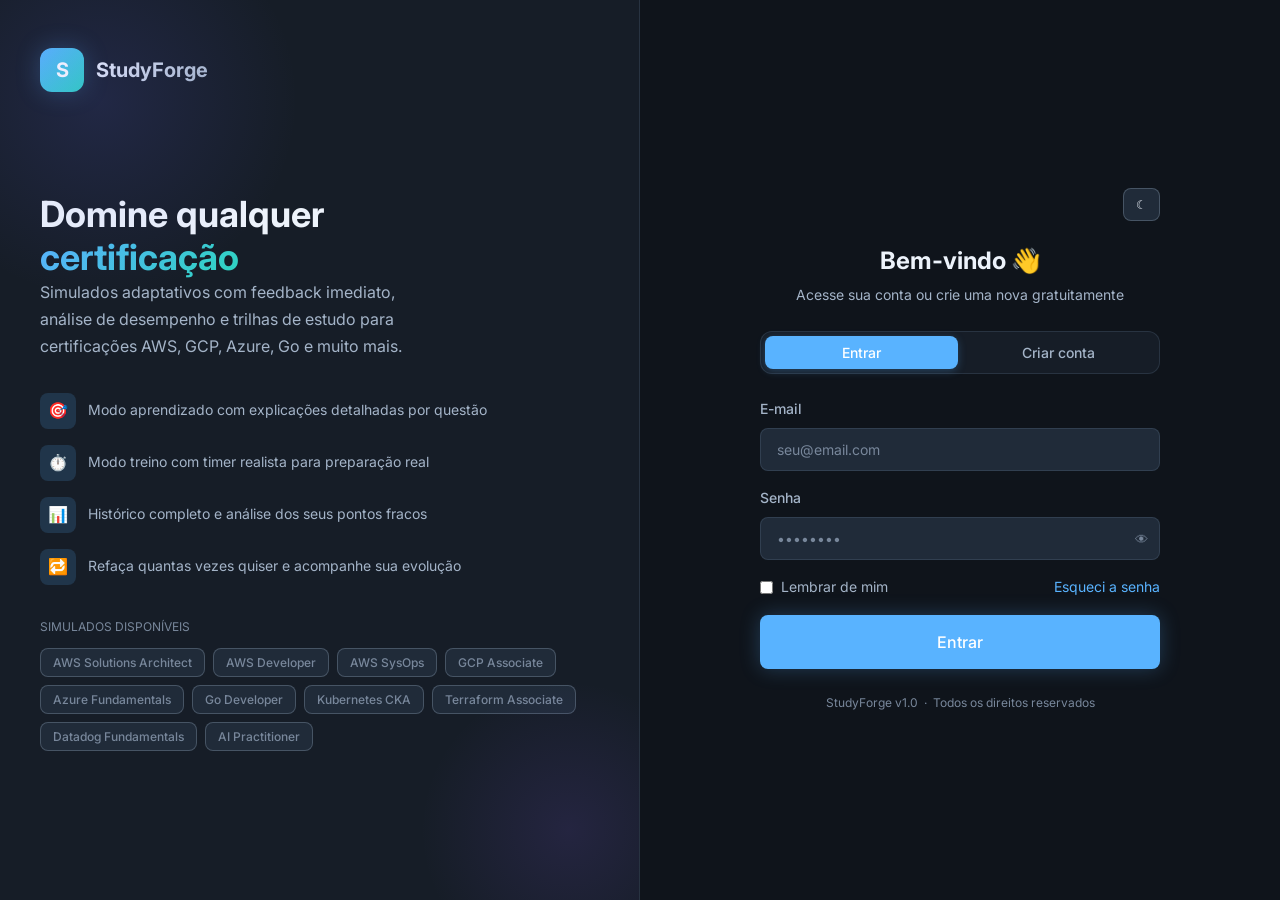
<file: app/index.html>
<!DOCTYPE html>
<html lang="pt-BR">
<head>
  <!-- Google tag (gtag.js) -->
  <script async src="https://www.googletagmanager.com/gtag/js?id=G-WLDMQ60FL3"></script>
  <script>
    window.dataLayer = window.dataLayer || [];
    function gtag(){dataLayer.push(arguments);}
    gtag('js', new Date());

    gtag('config', 'G-WLDMQ60FL3');
  </script>

  <meta charset="UTF-8">
  <meta name="viewport" content="width=device-width, initial-scale=1.0">
  
  <title>StudyForge — Plataforma de Certificação</title>
  
  <link rel="icon" type="image/png" href="assets/icons/favicon.png">
  <link rel="shortcut icon" href="assets/icons/favicon.ico">
  <link rel="preconnect" href="https://fonts.googleapis.com">
  <link rel="preconnect" href="https://fonts.gstatic.com" crossorigin>
  <link href="https://fonts.googleapis.com/css2?family=Inter:wght@400;500;600;700&display=swap" rel="stylesheet">
  <link rel="stylesheet" href="css/variables.css">
  <link rel="stylesheet" href="css/reset.css">
  <link rel="stylesheet" href="css/base.css">
  <link rel="stylesheet" href="css/login.css">
  
  <style>
    .form-section { display: none; }
    .form-section.active { display: flex; flex-direction: column; gap: var(--space-4); animation: fadeIn 200ms ease; }
    .form-row { display:grid; grid-template-columns:repeat(2,minmax(0,1fr)); gap:var(--space-4); }
    .required-label::after { content: '*'; color: var(--color-danger); margin-left: 2px; }
    @media(max-width:640px){ .form-row { grid-template-columns:1fr; } }
  </style>
</head>

<body>
<div class="auth-page">
  <!-- Left: Brand Panel -->
  <aside class="auth-brand">
    <div class="auth-brand-logo">
      <div class="auth-brand-logo-mark">S</div>
      <span class="auth-brand-name">StudyForge</span>
    </div>

    <div class="auth-brand-hero">
      <div>
        <h1 class="auth-brand-title">
          Domine qualquer<br>
          <span>certificação</span>
        </h1>
        <p class="auth-brand-subtitle">
          Simulados adaptativos com feedback imediato, análise de desempenho e trilhas de estudo para certificações AWS, GCP, Azure, Go e muito mais.
        </p>
      </div>

      <div class="auth-features">
        <div class="auth-feature">
          <span class="auth-feature-icon">🎯</span>
          <span>Modo aprendizado com explicações detalhadas por questão</span>
        </div>
        <div class="auth-feature">
          <span class="auth-feature-icon">⏱️</span>
          <span>Modo treino com timer realista para preparação real</span>
        </div>
        <div class="auth-feature">
          <span class="auth-feature-icon">📊</span>
          <span>Histórico completo e análise dos seus pontos fracos</span>
        </div>
        <div class="auth-feature">
          <span class="auth-feature-icon">🔁</span>
          <span>Refaça quantas vezes quiser e acompanhe sua evolução</span>
        </div>
      </div>

      <div>
        <div style="font-size:var(--text-xs);color:var(--text-muted);margin-bottom:var(--space-3)">SIMULADOS DISPONÍVEIS</div>
        <div class="auth-cert-grid">
          <span class="auth-cert-tag">AWS Solutions Architect</span>
          <span class="auth-cert-tag">AWS Developer</span>
          <span class="auth-cert-tag">AWS SysOps</span>
          <span class="auth-cert-tag">GCP Associate</span>
          <span class="auth-cert-tag">Azure Fundamentals</span>
          <span class="auth-cert-tag">Go Developer</span>
          <span class="auth-cert-tag">Kubernetes CKA</span>
          <span class="auth-cert-tag">Terraform Associate</span>
          <span class="auth-cert-tag">Datadog Fundamentals</span>
          <span class="auth-cert-tag">AI Practitioner</span>
        </div>
      </div>
    </div>
  </aside>

  <!-- Right: Form Panel -->
  <main class="auth-form-panel">
    <div class="auth-form-wrapper">
      <div style="display:flex;justify-content:flex-end">
        <button class="btn btn-secondary btn-sm" type="button" data-theme-toggle><span>☾</span><span>Escuro</span></button>
      </div>
      <div class="auth-form-header">
        <h2 class="auth-form-title">Bem-vindo 👋</h2>
        <p class="auth-form-subtitle">Acesse sua conta ou crie uma nova gratuitamente</p>
      </div>

      <!-- Tab switcher -->
      <div class="auth-tabs">
        <button class="auth-tab active" id="tab-login"    onclick="switchTab('login')">Entrar</button>
        <button class="auth-tab"        id="tab-register" onclick="switchTab('register')">Criar conta</button>
      </div>

      <!-- Error alert -->
      <div id="auth-error" class="alert alert-danger hidden"></div>
      <div id="auth-success" class="alert alert-success hidden"></div>

      <!-- Login form -->
      <form id="form-login" class="auth-form form-section active" onsubmit="handleLogin(event)">
        <div class="form-group">
          <label class="form-label" for="login-email">E-mail</label>
          <input class="form-input" type="email" id="login-email" placeholder="seu@email.com" required autocomplete="email">
        </div>
        <div class="form-group">
          <label class="form-label" for="login-password">Senha</label>
          <div class="form-password-wrapper">
            <input class="form-input" type="password" id="login-password" placeholder="••••••••" required autocomplete="current-password">
            <button type="button" class="btn-password-toggle" onclick="togglePassword('login-password', this)">👁</button>
          </div>
        </div>
        <div class="form-options">
          <label><input type="checkbox" id="remember-me"> Lembrar de mim</label>
          <a href="#" class="form-link" onclick="switchTab('forgot'); return false;">Esqueci a senha</a>
        </div>
        <button class="btn btn-primary btn-full btn-lg" type="submit" id="btn-login">
          Entrar
        </button>
      </form>

      <!-- Register form -->
      <form id="form-register" class="auth-form form-section" onsubmit="handleRegister(event)">
        <div class="form-row">
          <div class="form-group">
            <label class="form-label required-label" for="reg-name">Nome</label>
            <input class="form-input" type="text" id="reg-name" placeholder="Seu nome" required autocomplete="given-name">
          </div>
          <div class="form-group">
            <label class="form-label required-label" for="reg-lastname">Sobrenome</label>
            <input class="form-input" type="text" id="reg-lastname" placeholder="Sobrenome" required autocomplete="family-name">
          </div>
        </div>
        <div class="form-group">
          <label class="form-label required-label" for="reg-email">E-mail</label>
          <input class="form-input" type="email" id="reg-email" placeholder="seu@email.com" required autocomplete="email">
        </div>
        <div class="form-group">
          <label class="form-label required-label" for="reg-password">Senha</label>
          <div class="form-password-wrapper">
            <input class="form-input" type="password" id="reg-password" placeholder="Mín. 8 caracteres" required minlength="8" autocomplete="new-password" oninput="checkPasswordStrength(this.value)">
            <button type="button" class="btn-password-toggle" onclick="togglePassword('reg-password', this)">👁</button>
          </div>
          <div class="password-strength" id="strength-bars">
            <div class="strength-bar" id="sb1"></div>
            <div class="strength-bar" id="sb2"></div>
            <div class="strength-bar" id="sb3"></div>
            <div class="strength-bar" id="sb4"></div>
          </div>
        </div>
        <div class="form-row">
          <div class="form-group">
            <label class="form-label required-label" for="reg-city">Cidade</label>
            <input class="form-input" type="text" id="reg-city" required autocomplete="address-level2">
          </div>
          <div class="form-group">
            <label class="form-label required-label" for="reg-state">Estado</label>
            <input class="form-input" type="text" id="reg-state" required autocomplete="address-level1">
          </div>
        </div>
        <div class="form-row">
          <div class="form-group">
            <label class="form-label required-label" for="reg-country">País</label>
            <input class="form-input" type="text" id="reg-country" required autocomplete="country-name" value="Brasil">
          </div>
          <div class="form-group">
            <label class="form-label required-label" for="reg-phone">Telefone</label>
            <input class="form-input" type="tel" id="reg-phone" required autocomplete="tel">
          </div>
        </div>
        <div class="form-row">
          <div class="form-group">
            <label class="form-label required-label" for="reg-profession">Profissão</label>
            <input class="form-input" type="text" id="reg-profession" required>
          </div>
          <div class="form-group">
            <label class="form-label required-label" for="reg-education">Formação</label>
            <input class="form-input" type="text" id="reg-education" required>
          </div>
        </div>
        <div class="form-row">
          <div class="form-group">
            <label class="form-label" for="reg-job-title">Cargo</label>
            <input class="form-input" type="text" id="reg-job-title">
          </div>
          <div class="form-group">
            <label class="form-label" for="reg-company">Empresa</label>
            <input class="form-input" type="text" id="reg-company">
          </div>
        </div>
        <div class="form-group">
          <label class="form-label" for="reg-birth-date">Data de nascimento <span class="text-muted">(opcional)</span></label>
          <input class="form-input" type="date" id="reg-birth-date" autocomplete="bday">
        </div>
        <button class="btn btn-primary btn-full btn-lg" type="submit" id="btn-register">
          Criar conta grátis
        </button>
        <p class="auth-footer">
          Ao criar uma conta, você concorda com os <a class="form-link" href="#">Termos de Uso</a>.
        </p>
      </form>

      <form id="form-verify" class="auth-form form-section" onsubmit="handleVerifyEmail(event)">
        <div class="form-group">
          <label class="form-label" for="verify-email">E-mail</label>
          <input class="form-input" type="email" id="verify-email" required>
        </div>
        <div class="form-group">
          <label class="form-label" for="verify-code">Código de ativação</label>
          <input class="form-input" type="text" id="verify-code" required inputmode="numeric" maxlength="6">
        </div>
        <button class="btn btn-primary btn-full btn-lg" type="submit" id="btn-verify">Ativar conta</button>
        <button class="btn btn-ghost btn-full" type="button" onclick="switchTab('login')">Voltar para login</button>
      </form>

      <form id="form-forgot" class="auth-form form-section" onsubmit="handleForgotPassword(event)">
        <div class="form-group">
          <label class="form-label" for="forgot-email">E-mail</label>
          <input class="form-input" type="email" id="forgot-email" required autocomplete="email">
        </div>
        <button class="btn btn-primary btn-full btn-lg" type="submit" id="btn-forgot">Gerar código</button>
        <button class="btn btn-ghost btn-full" type="button" onclick="switchTab('login')">Voltar para login</button>
      </form>

      <form id="form-reset" class="auth-form form-section" onsubmit="handleResetPassword(event)">
        <div class="form-group">
          <label class="form-label" for="reset-email">E-mail</label>
          <input class="form-input" type="email" id="reset-email" required>
        </div>
        <div class="form-group">
          <label class="form-label" for="reset-code">Código de recuperação</label>
          <input class="form-input" type="text" id="reset-code" required inputmode="numeric" maxlength="6">
        </div>
        <div class="form-group">
          <label class="form-label" for="reset-password">Nova senha</label>
          <input class="form-input" type="password" id="reset-password" required minlength="8" autocomplete="new-password">
        </div>
        <button class="btn btn-primary btn-full btn-lg" type="submit" id="btn-reset">Redefinir senha</button>
      </form>

      <div class="auth-footer">
        StudyForge v1.0 &nbsp;·&nbsp; Todos os direitos reservados
      </div>
    </div>
  </main>
</div>

<script src="js/env.js"></script>
<script src="js/config.js"></script>
<script src="js/theme.js"></script>
<script src="js/auth.js"></script>
<script src="js/api.js"></script>
<script>
  // Redirect if already logged in
  Auth.redirectIfLoggedIn();
  configureBirthDateInput();

  function switchTab(tab) {
    document.getElementById('tab-login').classList.toggle('active', tab === 'login');
    document.getElementById('tab-register').classList.toggle('active', tab === 'register');
    ['login','register','verify','forgot','reset'].forEach(name => {
      document.getElementById(`form-${name}`).classList.toggle('active', tab === name);
    });
    clearMessages();
  }

  function clearMessages() {
    document.getElementById('auth-error').classList.add('hidden');
    document.getElementById('auth-success').classList.add('hidden');
  }

  function showError(msg) {
    const el = document.getElementById('auth-error');
    el.textContent = msg;
    el.classList.remove('hidden');
  }

  function showSuccess(msg) {
    const el = document.getElementById('auth-success');
    el.textContent = msg;
    el.classList.remove('hidden');
  }

  async function handleLogin(e) {
    e.preventDefault();
    clearMessages();
    const email    = document.getElementById('login-email').value.trim();
    const password = document.getElementById('login-password').value;
    const remember = document.getElementById('remember-me').checked;
    const btn = document.getElementById('btn-login');
    btn.disabled = true;
    btn.innerHTML = '<span class="spinner"></span> Entrando…';
    try {
      await Auth.login(email, password, remember);
      window.location.href = 'dashboard.html';
    } catch (err) {
      showError(err.message || 'E-mail ou senha inválidos.');
      btn.disabled = false;
      btn.textContent = 'Entrar';
    }
  }

  async function handleRegister(e) {
    e.preventDefault();
    clearMessages();
    const firstName = document.getElementById('reg-name').value.trim();
    const lastName  = document.getElementById('reg-lastname').value.trim();
    const email    = document.getElementById('reg-email').value.trim();
    const password = document.getElementById('reg-password').value;
    const birthDate = document.getElementById('reg-birth-date').value;
    const birthError = validateBirthDate(birthDate);
    if (birthError) {
      showError(birthError);
      document.getElementById('reg-birth-date').focus();
      return;
    }
    const btn = document.getElementById('btn-register');
    btn.disabled = true;
    btn.innerHTML = '<span class="spinner"></span> Criando conta…';
    try {
      const res = await Auth.register({
        firstName,
        lastName,
        name: `${firstName} ${lastName}`.trim(),
        email,
        password,
        city: document.getElementById('reg-city').value.trim(),
        state: document.getElementById('reg-state').value.trim(),
        country: document.getElementById('reg-country').value.trim(),
        profession: document.getElementById('reg-profession').value.trim(),
        education: document.getElementById('reg-education').value.trim(),
        jobTitle: document.getElementById('reg-job-title').value.trim(),
        company: document.getElementById('reg-company').value.trim(),
        phone: document.getElementById('reg-phone').value.trim(),
        birthDate,
      });
      document.getElementById('verify-email').value = email;
      if (res.activationCode) document.getElementById('verify-code').value = res.activationCode;
      switchTab('verify');
      showSuccess(res.activationCode ? `Conta criada. Código local de ativação: ${res.activationCode}` : 'Conta criada. Verifique seu e-mail para ativar.');
    } catch (err) {
      showError(err.message || 'Erro ao criar conta. Tente novamente.');
    } finally {
      btn.disabled = false;
      btn.textContent = 'Criar conta grátis';
    }
  }

  function configureBirthDateInput() {
    const input = document.getElementById('reg-birth-date');
    if (!input) return;
    const today = new Date();
    const min = new Date(today.getFullYear() - 120, today.getMonth(), today.getDate());
    input.max = toDateInputValue(today);
    input.min = toDateInputValue(min);
  }

  function validateBirthDate(value) {
    if (!value) return '';
    const date = new Date(`${value}T00:00:00`);
    const today = new Date();
    const min = new Date(today.getFullYear() - 120, today.getMonth(), today.getDate());
    if (Number.isNaN(date.getTime()) || date > today || date < min) {
      return 'Informe uma data de nascimento válida.';
    }
    return '';
  }

  function toDateInputValue(date) {
    return [
      date.getFullYear(),
      String(date.getMonth() + 1).padStart(2, '0'),
      String(date.getDate()).padStart(2, '0'),
    ].join('-');
  }

  async function handleVerifyEmail(e) {
    e.preventDefault();
    clearMessages();
    const btn = document.getElementById('btn-verify');
    btn.disabled = true;
    btn.innerHTML = '<span class="spinner"></span> Ativando…';
    try {
      await Auth.verifyEmail(document.getElementById('verify-email').value.trim(), document.getElementById('verify-code').value.trim());
      window.location.href = 'dashboard.html';
    } catch (err) {
      showError(err.message || 'Erro ao ativar conta.');
      btn.disabled = false;
      btn.textContent = 'Ativar conta';
    }
  }

  async function handleForgotPassword(e) {
    e.preventDefault();
    clearMessages();
    const email = document.getElementById('forgot-email').value.trim();
    const btn = document.getElementById('btn-forgot');
    btn.disabled = true;
    btn.innerHTML = '<span class="spinner"></span> Gerando…';
    try {
      const res = await Auth.forgotPassword(email);
      document.getElementById('reset-email').value = email;
      if (res.resetCode) document.getElementById('reset-code').value = res.resetCode;
      switchTab('reset');
      showSuccess(res.resetCode ? `Código local de recuperação: ${res.resetCode}` : res.message);
    } catch (err) {
      showError(err.message || 'Erro ao recuperar senha.');
    } finally {
      btn.disabled = false;
      btn.textContent = 'Gerar código';
    }
  }

  async function handleResetPassword(e) {
    e.preventDefault();
    clearMessages();
    const btn = document.getElementById('btn-reset');
    btn.disabled = true;
    btn.innerHTML = '<span class="spinner"></span> Redefinindo…';
    try {
      await Auth.resetPassword(
        document.getElementById('reset-email').value.trim(),
        document.getElementById('reset-code').value.trim(),
        document.getElementById('reset-password').value
      );
      switchTab('login');
      showSuccess('Senha redefinida. Entre com a nova senha.');
    } catch (err) {
      showError(err.message || 'Erro ao redefinir senha.');
    } finally {
      btn.disabled = false;
      btn.textContent = 'Redefinir senha';
    }
  }

  function togglePassword(inputId, btn) {
    const input = document.getElementById(inputId);
    if (input.type === 'password') { input.type = 'text'; btn.textContent = '🙈'; }
    else                           { input.type = 'password'; btn.textContent = '👁'; }
  }

  function checkPasswordStrength(val) {
    const bars = ['sb1','sb2','sb3','sb4'];
    bars.forEach(id => { document.getElementById(id).className = 'strength-bar'; });
    let score = 0;
    if (val.length >= 8)         score++;
    if (/[A-Z]/.test(val))       score++;
    if (/[0-9]/.test(val))       score++;
    if (/[^A-Za-z0-9]/.test(val))score++;
    const cls = score <= 1 ? 'weak' : score <= 2 ? 'medium' : 'strong';
    for (let i = 0; i < score; i++) document.getElementById(bars[i]).classList.add(cls);
  }

</script>
</body>
</html>
</file>
<file: app/css/variables.css>
:root,
:root[data-theme="dark"] {
  /* === Background === */
  --bg-primary:   #0f141b;
  --bg-secondary: #161d27;
  --bg-tertiary:  #1b2430;
  --bg-card:      #1a2330;
  --bg-card-hover:#222d3d;
  --bg-surface:   #202b39;
  --bg-elevated:  #253243;
  --bg-input:     rgba(16, 23, 32, 0.52);

  /* === Brand Colors === */
  --color-primary:        #59b3ff;
  --color-primary-dark:   #2e94ea;
  --color-primary-light:  rgba(89,179,255,0.16);
  --color-primary-glow:   rgba(89,179,255,0.26);
  --color-secondary:      #2dd4bf;
  --color-accent:         #f59e0b;

  /* === Status === */
  --color-success:        #10b981;
  --color-success-light:  rgba(16,185,129,0.15);
  --color-warning:        #f59e0b;
  --color-warning-light:  rgba(245,158,11,0.15);
  --color-danger:         #ef4444;
  --color-danger-light:   rgba(239,68,68,0.15);
  --color-info:           #3b82f6;
  --color-info-light:     rgba(59,130,246,0.15);

  /* === Text === */
  --text-primary:   #edf3fb;
  --text-secondary: #a4b4c8;
  --text-muted:     #78879b;
  --text-inverse:   #0f141b;

  /* === Borders === */
  --border-color:      rgba(140, 168, 196, 0.16);
  --border-light:      rgba(168, 191, 213, 0.28);
  --border-strong:     rgba(181, 203, 224, 0.42);
  --border-focus:      rgba(89,179,255,0.55);

  /* === Typography === */
  --font-sans: 'Inter', -apple-system, BlinkMacSystemFont, 'Segoe UI', sans-serif;
  --font-mono: 'JetBrains Mono', 'Fira Code', monospace;

  --text-xs:   0.75rem;
  --text-sm:   0.875rem;
  --text-base: 1rem;
  --text-lg:   1.125rem;
  --text-xl:   1.25rem;
  --text-2xl:  1.5rem;
  --text-3xl:  1.875rem;
  --text-4xl:  2.25rem;

  --weight-normal:   400;
  --weight-medium:   500;
  --weight-semibold: 600;
  --weight-bold:     700;

  /* === Spacing === */
  --space-1: 0.25rem;
  --space-2: 0.5rem;
  --space-3: 0.75rem;
  --space-4: 1rem;
  --space-5: 1.25rem;
  --space-6: 1.5rem;
  --space-8: 2rem;
  --space-10: 2.5rem;
  --space-12: 3rem;
  --space-16: 4rem;

  /* === Radius === */
  --radius-sm:   0.375rem;
  --radius-md:   0.5rem;
  --radius-lg:   0.75rem;
  --radius-xl:   1rem;
  --radius-2xl:  1.5rem;
  --radius-full: 9999px;

  /* === Shadows === */
  --shadow-sm:  0 1px 3px rgba(0,0,0,0.4);
  --shadow-md:  0 4px 12px rgba(0,0,0,0.4);
  --shadow-lg:  0 10px 30px rgba(0,0,0,0.5);
  --shadow-xl:  0 20px 40px rgba(0,0,0,0.6);
  --shadow-glow:0 0 24px var(--color-primary-glow);

  /* === Transitions === */
  --transition-fast:  150ms cubic-bezier(0.4,0,0.2,1);
  --transition-base:  200ms cubic-bezier(0.4,0,0.2,1);
  --transition-slow:  300ms cubic-bezier(0.4,0,0.2,1);

  /* === Layout === */
  --sidebar-width:  260px;
  --header-height:  64px;
  --content-max-w:  1200px;
}

:root[data-theme="light"] {
  --bg-primary:   #f4f7fb;
  --bg-secondary: #eaf0f6;
  --bg-tertiary:  #dde6f1;
  --bg-card:      #ffffff;
  --bg-card-hover:#f7fbff;
  --bg-surface:   #eef4fa;
  --bg-elevated:  #ffffff;
  --bg-input:     rgba(255, 255, 255, 0.92);

  --color-primary:        #0f6cbd;
  --color-primary-dark:   #09579d;
  --color-primary-light:  rgba(15,108,189,0.12);
  --color-primary-glow:   rgba(15,108,189,0.2);
  --color-secondary:      #0f9d8a;
  --color-accent:         #c97300;

  --text-primary:   #112133;
  --text-secondary: #4c6178;
  --text-muted:     #6f8197;
  --text-inverse:   #ffffff;

  --border-color:      rgba(25, 52, 80, 0.12);
  --border-light:      rgba(25, 52, 80, 0.18);
  --border-strong:     rgba(25, 52, 80, 0.3);
  --border-focus:      rgba(15,108,189,0.42);

  --shadow-sm:  0 2px 4px rgba(17, 33, 51, 0.04);
  --shadow-md:  0 10px 24px rgba(17, 33, 51, 0.08);
  --shadow-lg:  0 18px 38px rgba(17, 33, 51, 0.12);
  --shadow-xl:  0 30px 60px rgba(17, 33, 51, 0.16);
}
</file>
<file: app/css/base.css>
/* =============================================
   Base styles — typography, utilities, layout
   ============================================= */

/* Layout */
.app-layout {
  display: grid;
  grid-template-columns: var(--sidebar-width) 1fr;
  grid-template-rows: var(--header-height) 1fr;
  height: 100vh;
  height: 100dvh;
  overflow: hidden;
}

.app-layout.sidebar-collapsed {
  grid-template-columns: 68px 1fr;
}

/* Wrapper divs injected by components.js — must be the direct grid children */
#app-header  { grid-column: 1 / -1; grid-row: 1; position: relative; z-index: 40; }
#app-sidebar { grid-column: 1;      grid-row: 2; min-height: 0; }

/* Inner elements keep visual styling; .app-main is a direct grid child */
.app-header  { height: var(--header-height); }
.app-sidebar { height: 100%; }
.app-main    { grid-column: 2; grid-row: 2; overflow-y: auto; min-width: 0; min-height: 0; }

.container { max-width: var(--content-max-w); margin: 0 auto; padding: 0 var(--space-6); }
.page-content { padding: var(--space-8) var(--space-6); }

body {
  background:
    radial-gradient(circle at top left, var(--color-primary-light), transparent 28%),
    linear-gradient(180deg, var(--bg-secondary), var(--bg-primary) 24%);
}

.subject-icon {
  display: inline-block;
  width: 1.15em;
  height: 1.15em;
  min-width: 1.15em;
  aspect-ratio: 1 / 1;
  flex-shrink: 0;
  vertical-align: -0.15em;
  object-fit: contain;
}

.subject-icon-square,
.subject-icon-wide,
.subject-icon-go {
  width: 1.15em;
  height: 1.15em;
  min-width: 1.15em;
  aspect-ratio: 1 / 1;
}

/* Badge */
.badge {
  display: inline-flex; align-items: center; gap: var(--space-1);
  padding: 2px var(--space-2); border-radius: var(--radius-full);
  font-size: var(--text-xs); font-weight: var(--weight-medium);
}
.badge-primary  { background: var(--color-primary-light);  color: var(--color-primary); }
.badge-success  { background: var(--color-success-light);  color: var(--color-success); }
.badge-warning  { background: var(--color-warning-light);  color: var(--color-warning); }
.badge-danger   { background: var(--color-danger-light);   color: var(--color-danger);  }
.badge-info     { background: var(--color-info-light);     color: var(--color-info);    }
.badge-muted    { background: var(--bg-surface);           color: var(--text-secondary);}

/* Buttons */
.btn {
  display: inline-flex; align-items: center; justify-content: center; gap: var(--space-2);
  padding: var(--space-3) var(--space-5); border-radius: var(--radius-md);
  font-size: var(--text-sm); font-weight: var(--weight-medium);
  transition: all var(--transition-base); white-space: nowrap; cursor: pointer;
  border: 1px solid transparent;
}
.btn:disabled { opacity: 0.5; cursor: not-allowed; pointer-events: none; }
.btn-sm { padding: var(--space-2) var(--space-3); font-size: var(--text-xs); }
.btn-lg { padding: var(--space-4) var(--space-6); font-size: var(--text-base); }
.btn-full { width: 100%; }
.btn-icon { padding: var(--space-2); width: 36px; height: 36px; }

.btn-primary {
  background: var(--color-primary); color: #fff;
  box-shadow: 0 0 20px var(--color-primary-glow);
}
.btn-primary:hover { background: var(--color-primary-dark); box-shadow: 0 0 30px var(--color-primary-glow); transform: translateY(-1px); }

.btn-secondary {
  background: var(--bg-surface); color: var(--text-primary);
  border-color: var(--border-light);
}
.btn-secondary:hover { background: var(--bg-card-hover); border-color: var(--color-primary); }

.btn-ghost {
  background: transparent; color: var(--text-secondary);
}
.btn-ghost:hover { background: var(--bg-surface); color: var(--text-primary); }

.btn-success { background: var(--color-success); color: #fff; }
.btn-success:hover { filter: brightness(1.1); transform: translateY(-1px); }
.btn-danger  { background: var(--color-danger); color: #fff; }
.btn-danger:hover  { filter: brightness(1.1); transform: translateY(-1px); }

.icon-action {
  display: inline-flex;
  align-items: center;
  justify-content: center;
  width: 34px;
  height: 34px;
  min-width: 34px;
  padding: 0;
  border: 1px solid var(--border-light);
  border-radius: var(--radius-md);
  background: var(--bg-surface);
  color: var(--text-secondary);
  cursor: pointer;
  transition: all var(--transition-fast);
}
.icon-action:hover {
  border-color: var(--color-primary);
  background: var(--color-primary-light);
  color: var(--color-primary);
  transform: translateY(-1px);
}
.icon-action.danger:hover {
  border-color: var(--color-danger);
  background: var(--color-danger-light);
  color: var(--color-danger);
}
.icon-action i {
  font-size: 0.95rem;
  line-height: 1;
  pointer-events: none;
}

/* Cards */
.card {
  background: var(--bg-card); border: 1px solid var(--border-color);
  border-radius: var(--radius-xl); transition: all var(--transition-base);
  box-shadow: var(--shadow-sm);
}
.card-hover:hover { background: var(--bg-card-hover); border-color: var(--border-light); transform: translateY(-2px); box-shadow: var(--shadow-lg); }
.card-body  { padding: var(--space-6); }
.card-header{ padding: var(--space-4) var(--space-6); border-bottom: 1px solid var(--border-color); }
.card-footer{ padding: var(--space-4) var(--space-6); border-top:    1px solid var(--border-color); }

/* Forms */
.form-group  { display: flex; flex-direction: column; gap: var(--space-2); }
.form-label  { font-size: var(--text-sm); font-weight: var(--weight-medium); color: var(--text-secondary); }
.form-input, .form-select {
  background: var(--bg-surface); border: 1px solid var(--border-color);
  border-radius: var(--radius-md); padding: var(--space-3) var(--space-4);
  color: var(--text-primary); font-size: var(--text-sm); transition: all var(--transition-base);
  width: 100%;
}
.form-input:focus, .form-select:focus {
  border-color: var(--color-primary); outline: none;
  box-shadow: 0 0 0 3px var(--color-primary-light);
}
.form-select {
  appearance: none; /* Disable the default arrow */
  -webkit-appearance: none; /* For WebKit-based browsers */
  -moz-appearance: none; /* For Firefox */
  width: 100%;
  padding: 10px 35px 10px 10px;
  font-size: 16px;
  border: 1px solid #ccc;
  border-radius: 4px;
  background-color: #fff;
  background-image: url('data:image/svg+xml;utf8,<svg width="24" height="24" viewBox="0 0 24 24" fill="none" xmlns="http://www.w3.org/2000/svg"><path d="M6 9L12 15L18 9" stroke-width="2" stroke-linecap="round" stroke-linejoin="round" stroke="currentColor"/></svg>');
  background-repeat: no-repeat;
  background-position: right 10px center;
  background-size: 18px;
  font-size: var(--text-sm);
  cursor: pointer;
}
.form-input::placeholder { color: var(--text-muted); }
.form-error { font-size: var(--text-xs); color: var(--color-danger); }
.form-hint  { font-size: var(--text-xs); color: var(--text-muted); }

/* Progress */
.progress-bar { background: var(--bg-surface); border-radius: var(--radius-full); overflow: hidden; height: 6px; }
.progress-fill {
  height: 100%; border-radius: var(--radius-full);
  background: linear-gradient(90deg, var(--color-primary), var(--color-secondary));
  transition: width var(--transition-slow);
}

/* Divider */
.divider { border: none; border-top: 1px solid var(--border-color); margin: var(--space-4) 0; }

/* Alerts */
.alert {
  display: flex; align-items: flex-start; gap: var(--space-3);
  padding: var(--space-4); border-radius: var(--radius-lg);
  border: 1px solid transparent; font-size: var(--text-sm);
}
.alert-success { background: var(--color-success-light); border-color: rgba(16,185,129,0.3); color: var(--color-success); }
.alert-danger   { background: var(--color-danger-light);  border-color: rgba(239,68,68,0.3);  color: var(--color-danger);  }
.alert-warning  { background: var(--color-warning-light); border-color: rgba(245,158,11,0.3); color: var(--color-warning); }
.alert-info     { background: var(--color-info-light);    border-color: rgba(59,130,246,0.3);  color: var(--color-info);    }

/* Tags */
.tag {
  display: inline-flex; align-items: center;
  padding: var(--space-1) var(--space-2); border-radius: var(--radius-sm);
  font-size: 11px; font-weight: var(--weight-medium);
  background: var(--bg-surface); color: var(--text-secondary);
  border: 1px solid var(--border-color);
}

/* Stat card */
.stat-card { display: flex; flex-direction: column; gap: var(--space-2); }
.stat-value { font-size: var(--text-3xl); font-weight: var(--weight-bold); line-height: 1; }
.stat-label { font-size: var(--text-sm); color: var(--text-secondary); }
.stat-change { display: flex; align-items: center; gap: var(--space-1); font-size: var(--text-xs); }
.stat-change.up   { color: var(--color-success); }
.stat-change.down { color: var(--color-danger);  }

/* Tooltip */
.tooltip-wrap { position: relative; }
.tooltip-wrap:hover .tooltip { opacity: 1; pointer-events: auto; transform: translateY(0); }
.tooltip {
  position: absolute; bottom: calc(100% + 8px); left: 50%; transform: translateX(-50%) translateY(4px);
  background: var(--bg-surface); border: 1px solid var(--border-light);
  border-radius: var(--radius-md); padding: var(--space-2) var(--space-3);
  font-size: var(--text-xs); white-space: nowrap;
  opacity: 0; pointer-events: none; transition: all var(--transition-fast);
  box-shadow: var(--shadow-lg);
}

/* Loading spinner */
.spinner {
  width: 20px; height: 20px; border-radius: 50%;
  border: 2px solid var(--border-light);
  border-top-color: var(--color-primary);
  animation: spin 600ms linear infinite;
}
.spinner-lg { width: 40px; height: 40px; border-width: 3px; }

/* Empty state */
.empty-state {
  display: flex; flex-direction: column; align-items: center;
  justify-content: center; padding: var(--space-16) var(--space-8);
  text-align: center; gap: var(--space-4);
}
.empty-state-icon { font-size: 3rem; opacity: 0.4; }
.empty-state h3   { font-size: var(--text-lg); color: var(--text-secondary); }
.empty-state p    { font-size: var(--text-sm); color: var(--text-muted); max-width: 320px; }

/* Rich explanation / Markdown content */
.explanation-box {
  margin-top: var(--space-5); padding: var(--space-4);
  background: var(--bg-surface); border-left: 3px solid var(--color-primary);
  border-radius: 0 var(--radius-lg) var(--radius-lg) 0;
  font-size: var(--text-sm); line-height: 1.7; color: var(--text-secondary);
  animation: slideUp 300ms ease;
}
.explanation-title {
  font-weight: var(--weight-semibold); color: var(--color-primary);
  margin-bottom: var(--space-2); display: flex; align-items: center; gap: var(--space-2);
}
.markdown-content {
  display: grid;
  gap: var(--space-3);
}
.markdown-content h1,
.markdown-content h2,
.markdown-content h3,
.markdown-content h4,
.markdown-content h5,
.markdown-content h6 {
  color: var(--text-primary);
  font-weight: var(--weight-semibold);
  line-height: 1.35;
}
.markdown-content h1 { font-size: var(--text-xl); }
.markdown-content h2 { font-size: var(--text-lg); }
.markdown-content h3 { font-size: var(--text-base); }
.markdown-content h4,
.markdown-content h5,
.markdown-content h6 { font-size: var(--text-sm); }
.markdown-content hr {
  width: 100%;
  height: 1px;
  border: 0;
  background: var(--border-color);
  margin: var(--space-2) 0;
}
.markdown-content p,
.markdown-content ul,
.markdown-content ol {
  margin: 0;
}
.markdown-content ul,
.markdown-content ol {
  padding-left: 1.2rem;
}
.markdown-content li + li {
  margin-top: var(--space-1);
}
.markdown-content a {
  color: var(--color-primary);
  text-decoration: underline;
  text-underline-offset: 2px;
}
.markdown-content code {
  padding: 1px 5px;
  border-radius: var(--radius-sm);
  background: var(--bg-card);
  color: var(--text-primary);
  font-size: 0.92em;
}
.markdown-content pre {
  margin: 0;
  padding: var(--space-4);
  overflow-x: auto;
  border: 1px solid var(--border-color);
  border-radius: var(--radius-md);
  background: var(--bg-card);
}
.markdown-content pre code {
  padding: 0;
  background: transparent;
  white-space: pre;
}
.markdown-content .mermaid {
  overflow-x: auto;
  padding: var(--space-4);
  border: 1px solid var(--border-color);
  border-radius: var(--radius-md);
  background: var(--bg-card);
}
.markdown-content .mermaid svg {
  display: block;
  max-width: 100%;
  height: auto;
  margin: 0 auto;
}
.markdown-content img {
  display: block;
  max-width: 100%;
  max-height: 360px;
  object-fit: contain;
  border-radius: var(--radius-md);
  border: 1px solid var(--border-color);
  background: var(--bg-card);
}

/* Modal */
.modal-overlay {
  position: fixed; inset: 0; background: rgba(0,0,0,0.7);
  display: flex; align-items: center; justify-content: center;
  z-index: 100; backdrop-filter: blur(4px);
  opacity: 0; pointer-events: none; transition: opacity var(--transition-base);
}
.modal-overlay.open { opacity: 1; pointer-events: auto; }
.modal {
  background: var(--bg-card); border: 1px solid var(--border-light);
  border-radius: var(--radius-2xl); padding: var(--space-8);
  width: 90%; max-width: 480px; box-shadow: var(--shadow-xl);
  transform: scale(0.95); transition: transform var(--transition-base);
}
.modal-overlay.open .modal { transform: scale(1); }
.modal-title { font-size: var(--text-xl); font-weight: var(--weight-semibold); margin-bottom: var(--space-4); }

/* Toast */
#toast-container {
  position: fixed; bottom: var(--space-6); right: var(--space-6);
  display: flex; flex-direction: column; gap: var(--space-2);
  z-index: 1000; pointer-events: none;
}
.toast {
  display: flex; align-items: center; gap: var(--space-3);
  background: var(--bg-surface); border: 1px solid var(--border-light);
  border-radius: var(--radius-lg); padding: var(--space-3) var(--space-4);
  box-shadow: var(--shadow-lg); pointer-events: auto;
  min-width: 280px; max-width: 380px;
  animation: slideInRight 300ms ease forwards;
  font-size: var(--text-sm);
}
.toast.removing { animation: slideOutRight 300ms ease forwards; }
.toast-success { border-left: 3px solid var(--color-success); }
.toast-error   { border-left: 3px solid var(--color-danger);  }
.toast-info    { border-left: 3px solid var(--color-info);    }

/* Utility */
.text-primary   { color: var(--color-primary); }
.text-success   { color: var(--color-success); }
.text-warning   { color: var(--color-warning); }
.text-danger    { color: var(--color-danger); }
.text-muted     { color: var(--text-muted); }
.text-secondary { color: var(--text-secondary); }
.text-center    { text-align: center; }
.flex           { display: flex; }
.flex-col       { flex-direction: column; }
.items-center   { align-items: center; }
.justify-between{ justify-content: space-between; }
.justify-center { justify-content: center; }
.gap-1 { gap: var(--space-1); } .gap-2 { gap: var(--space-2); }
.gap-3 { gap: var(--space-3); } .gap-4 { gap: var(--space-4); }
.gap-6 { gap: var(--space-6); } .gap-8 { gap: var(--space-8); }
.grid-2 { display: grid; grid-template-columns: repeat(2, 1fr); gap: var(--space-4); }
.grid-3 { display: grid; grid-template-columns: repeat(3, 1fr); gap: var(--space-4); }
.grid-4 { display: grid; grid-template-columns: repeat(4, 1fr); gap: var(--space-4); }
.mt-2 { margin-top: var(--space-2); } .mt-4 { margin-top: var(--space-4); }
.mt-6 { margin-top: var(--space-6); } .mt-8 { margin-top: var(--space-8); }
.mb-2 { margin-bottom: var(--space-2); } .mb-4 { margin-bottom: var(--space-4); }
.hidden { display: none !important; }
.truncate { white-space: nowrap; overflow: hidden; text-overflow: ellipsis; }
.w-full { width: 100%; }

@keyframes spin { to { transform: rotate(360deg); } }
@keyframes fadeIn { from { opacity: 0; } to { opacity: 1; } }
@keyframes slideUp { from { opacity:0; transform:translateY(12px); } to { opacity:1; transform:translateY(0); } }
@keyframes slideInRight { from { opacity:0; transform:translateX(24px); } to { opacity:1; transform:translateX(0); } }
@keyframes slideOutRight { from { opacity:1; transform:translateX(0); } to { opacity:0; transform:translateX(24px); } }
@keyframes pulse { 0%,100% { opacity:1; } 50% { opacity:0.5; } }

.animate-fade-in { animation: fadeIn var(--transition-base) ease; }
.animate-slide-up { animation: slideUp var(--transition-slow) ease; }

@media (max-width: 1024px) {
  .app-layout { grid-template-columns: 1fr; }
  #app-sidebar { display: none; }
  #app-sidebar.open { display: block; }
  .app-sidebar.open { position: fixed; z-index: 50; top: 0; left: 0; height: 100vh; width: var(--sidebar-width); }
  .app-main { grid-column: 1; }
  .grid-4 { grid-template-columns: repeat(2, 1fr); }
  .grid-3 { grid-template-columns: repeat(2, 1fr); }
}
@media (max-width: 640px) {
  .grid-2, .grid-3, .grid-4 { grid-template-columns: 1fr; }
  .page-content { padding: var(--space-4); }
}
</file>
<file: app/css/login.css>
/* =============================================
   Login / Auth Page
   ============================================= */

.auth-page {
  display: grid;
  grid-template-columns: 1fr 1fr;
  min-height: 100vh;
}

/* Left panel — brand side */
.auth-brand {
  background: var(--bg-secondary);
  border-right: 1px solid var(--border-color);
  display: flex;
  flex-direction: column;
  padding: var(--space-12) var(--space-10);
  position: relative;
  overflow: hidden;
}

/* Decorative orbs */
.auth-brand::before,
.auth-brand::after {
  content: '';
  position: absolute;
  border-radius: 50%;
  pointer-events: none;
}
.auth-brand::before {
  width: 400px; height: 400px;
  background: radial-gradient(circle, rgba(99,102,241,0.15), transparent 70%);
  top: -100px; left: -100px;
}
.auth-brand::after {
  width: 300px; height: 300px;
  background: radial-gradient(circle, rgba(139,92,246,0.12), transparent 70%);
  bottom: -80px; right: -80px;
}

.auth-brand-logo {
  display: flex; align-items: center; gap: var(--space-3);
  margin-bottom: auto;
}
.auth-brand-logo-mark {
  width: 44px; height: 44px;
  border-radius: var(--radius-lg);
  background: linear-gradient(135deg, var(--color-primary), var(--color-secondary));
  display: flex; align-items: center; justify-content: center;
  font-size: var(--text-xl); font-weight: var(--weight-bold); color: #fff;
  box-shadow: 0 0 24px var(--color-primary-glow);
}
.auth-brand-name {
  font-size: var(--text-xl); font-weight: var(--weight-bold);
  background: linear-gradient(135deg, var(--text-primary), var(--text-secondary));
  -webkit-background-clip: text; -webkit-text-fill-color: transparent;
}

.auth-brand-hero { flex: 1; display: flex; flex-direction: column; justify-content: center; gap: var(--space-8); }
.auth-brand-title {
  font-size: var(--text-4xl); font-weight: var(--weight-bold); line-height: 1.2;
}
.auth-brand-title span {
  background: linear-gradient(135deg, var(--color-primary), var(--color-secondary));
  -webkit-background-clip: text; -webkit-text-fill-color: transparent;
}
.auth-brand-subtitle { font-size: var(--text-base); color: var(--text-secondary); line-height: 1.7; max-width: 380px; }

.auth-features { display: flex; flex-direction: column; gap: var(--space-4); }
.auth-feature {
  display: flex; align-items: center; gap: var(--space-3);
  font-size: var(--text-sm); color: var(--text-secondary);
}
.auth-feature-icon {
  width: 36px; height: 36px; flex-shrink: 0;
  background: var(--color-primary-light); border-radius: var(--radius-md);
  display: flex; align-items: center; justify-content: center;
  font-size: var(--text-base);
}

/* Grid of certification logos */
.auth-cert-grid {
  display: flex; flex-wrap: wrap; gap: var(--space-2);
}
.auth-cert-tag {
  background: var(--bg-surface); border: 1px solid var(--border-light);
  border-radius: var(--radius-md); padding: var(--space-1) var(--space-3);
  font-size: var(--text-xs); font-weight: var(--weight-medium); color: var(--text-muted);
  transition: all var(--transition-fast);
}
.auth-cert-tag:hover { border-color: var(--color-primary); color: var(--color-primary); }

/* Right panel — form side */
.auth-form-panel {
  display: flex; flex-direction: column;
  align-items: center; justify-content: center;
  padding: var(--space-12) var(--space-10);
  background: var(--bg-primary);
}

.auth-form-wrapper {
  width: 100%; max-width: 400px;
  display: flex; flex-direction: column; gap: var(--space-6);
  animation: slideUp var(--transition-slow) ease;
}

.auth-form-header { text-align: center; }
.auth-form-title { font-size: var(--text-2xl); font-weight: var(--weight-bold); margin-bottom: var(--space-2); }
.auth-form-subtitle { font-size: var(--text-sm); color: var(--text-secondary); }

/* Tab switcher */
.auth-tabs {
  display: flex; background: var(--bg-secondary);
  border: 1px solid var(--border-color);
  border-radius: var(--radius-lg); padding: 4px; gap: 4px;
}
.auth-tab {
  flex: 1; padding: var(--space-2) var(--space-4);
  border-radius: var(--radius-md); font-size: var(--text-sm);
  font-weight: var(--weight-medium); color: var(--text-secondary);
  cursor: pointer; transition: all var(--transition-fast);
  text-align: center; border: none; background: none;
}
.auth-tab.active {
  background: var(--color-primary); color: #fff;
  box-shadow: 0 2px 8px var(--color-primary-glow);
}

/* Form */
.auth-form { display: flex; flex-direction: column; gap: var(--space-4); }
.form-password-wrapper { position: relative; }
.form-password-wrapper .form-input { padding-right: 44px; }
.btn-password-toggle {
  position: absolute; right: 12px; top: 50%; transform: translateY(-50%);
  background: none; border: none; cursor: pointer; color: var(--text-muted);
  display: flex; align-items: center; transition: color var(--transition-fast);
}
.btn-password-toggle:hover { color: var(--text-primary); }

.form-row { display: grid; grid-template-columns: 1fr 1fr; gap: var(--space-3); }
.form-options {
  display: flex; align-items: center; justify-content: space-between;
  font-size: var(--text-sm);
}
.form-options label { display: flex; align-items: center; gap: var(--space-2); cursor: pointer; color: var(--text-secondary); }
.form-options input[type="checkbox"] { accent-color: var(--color-primary); }
.form-link { color: var(--color-primary); text-decoration: none; font-size: var(--text-sm); }
.form-link:hover { text-decoration: underline; }

.auth-divider {
  display: flex; align-items: center; gap: var(--space-3);
  color: var(--text-muted); font-size: var(--text-xs);
}
.auth-divider::before, .auth-divider::after {
  content: ''; flex: 1; height: 1px; background: var(--border-color);
}

.auth-footer {
  text-align: center; font-size: var(--text-xs); color: var(--text-muted);
}

/* Password strength */
.password-strength { display: flex; gap: 4px; height: 3px; }
.strength-bar {
  flex: 1; border-radius: var(--radius-full);
  background: var(--border-color); transition: background var(--transition-base);
}
.strength-bar.weak   { background: var(--color-danger); }
.strength-bar.medium { background: var(--color-warning); }
.strength-bar.strong { background: var(--color-success); }

/* Responsive */
@media (max-width: 768px) {
  .auth-page { grid-template-columns: 1fr; }
  .auth-brand { display: none; }
  .auth-form-panel { padding: var(--space-8) var(--space-6); }
}
</file>
<file: app/css/navigation.css>
/* =============================================
   Header & Sidebar Navigation
   ============================================= */

/* Header */
.app-header {
  display: flex; align-items: center; justify-content: space-between;
  padding: 0 var(--space-6); height: var(--header-height);
  background: color-mix(in srgb, var(--bg-secondary) 86%, transparent); border-bottom: 1px solid var(--border-light);
  position: sticky; top: 0; z-index: 40; backdrop-filter: blur(12px);
}
.header-logo {
  display: flex; align-items: center; gap: var(--space-3);
  font-size: var(--text-lg); font-weight: var(--weight-bold);
  text-decoration: none; color: var(--text-primary);
}
.header-logo-mark {
  width: 32px; height: 32px; border-radius: var(--radius-md);
  background: linear-gradient(135deg, var(--color-primary), var(--color-secondary));
  display: flex; align-items: center; justify-content: center;
  font-size: var(--text-base); font-weight: var(--weight-bold); color: #fff;
  box-shadow: 0 0 16px var(--color-primary-glow);
}
.header-left  { display: flex; align-items: center; gap: var(--space-4); }
.header-right { display: flex; align-items: center; gap: var(--space-3); }
.header-theme-toggle {
  display: inline-flex; align-items: center; gap: var(--space-2);
  min-width: 15px;
}
.header-search {
  display: flex; align-items: center; gap: var(--space-2);
  background: var(--bg-surface); border: 1px solid var(--border-color);
  border-radius: var(--radius-md); padding: var(--space-2) var(--space-3);
  width: 240px; font-size: var(--text-sm); color: var(--text-muted);
  transition: all var(--transition-base);
}
.header-search:focus-within {
  border-color: var(--color-primary); color: var(--text-primary);
  box-shadow: 0 0 0 3px var(--color-primary-light);
}
.header-search input { background: none; border: none; outline: none; width: 100%; color: var(--text-primary); font-size: var(--text-sm); }
.header-search input::placeholder { color: var(--text-muted); }

/* User avatar */
.user-avatar {
  width: 36px; height: 36px; border-radius: var(--radius-full);
  background: linear-gradient(135deg, var(--color-primary), var(--color-secondary));
  display: flex; align-items: center; justify-content: center;
  font-size: var(--text-sm); font-weight: var(--weight-semibold); color: #fff;
  cursor: pointer; border: 2px solid var(--border-light);
  transition: border-color var(--transition-base);
}
.user-avatar:hover { border-color: var(--color-primary); }

/* Dropdown menu */
.dropdown { position: relative; }
.dropdown-menu {
  position: absolute; top: calc(100% + 8px); right: 0;
  background: var(--bg-card); border: 1px solid var(--border-light);
  border-radius: var(--radius-lg); padding: var(--space-2);
  min-width: 200px; box-shadow: var(--shadow-xl);
  opacity: 0; pointer-events: none; transform: translateY(-4px);
  transition: all var(--transition-fast); z-index: 50;
}
.dropdown.open .dropdown-menu { opacity: 1; pointer-events: auto; transform: translateY(0); }
.dropdown-item {
  display: flex; align-items: center; gap: var(--space-2);
  padding: var(--space-2) var(--space-3); border-radius: var(--radius-md);
  font-size: var(--text-sm); color: var(--text-secondary);
  cursor: pointer; transition: all var(--transition-fast);
}
.dropdown-item:hover { background: var(--bg-surface); color: var(--text-primary); }
.dropdown-item.danger:hover { background: var(--color-danger-light); color: var(--color-danger); }
.dropdown-divider { border-top: 1px solid var(--border-color); margin: var(--space-2) 0; }

/* Sidebar */
.app-sidebar {
  background: color-mix(in srgb, var(--bg-secondary) 90%, transparent); border-right: 1px solid var(--border-light);
  width: var(--sidebar-width); height: calc(100vh - var(--header-height));
  position: sticky; top: var(--header-height); overflow-y: auto;
  display: flex; flex-direction: column;
}
.sidebar-collapse-toggle {
  display: inline-flex;
  align-items: center;
  justify-content: center;
  width: 28px;
  height: 28px;
  min-height: 28px;
  margin: var(--space-3) var(--space-3) 0 auto;
  border: 0;
  border-radius: var(--radius-md);
  background: transparent;
  color: var(--text-muted);
  cursor: pointer;
  transition: all var(--transition-fast);
}
.sidebar-collapse-toggle:hover {
  background: var(--bg-surface);
  color: var(--text-primary);
}
.sidebar-collapse-toggle svg {
  width: 16px;
  height: 16px;
  transition: transform var(--transition-fast);
}
.sidebar-section { padding: var(--space-4) var(--space-3); }
.sidebar-section + .sidebar-section { border-top: 1px solid var(--border-color); }
.sidebar-section-title {
  font-size: 10px; font-weight: var(--weight-semibold);
  text-transform: uppercase; letter-spacing: 0.08em;
  color: var(--text-muted); padding: 0 var(--space-3);
  margin-bottom: var(--space-2);
}
.sidebar-nav { display: flex; flex-direction: column; gap: 2px; }
.sidebar-link {
  display: flex; align-items: center; gap: var(--space-3);
  padding: var(--space-2) var(--space-3); border-radius: var(--radius-md);
  color: var(--text-secondary); font-size: var(--text-sm);
  font-weight: var(--weight-medium); cursor: pointer;
  transition: all var(--transition-fast); text-decoration: none;
  position: relative;
}
.sidebar-link:hover  { background: var(--bg-surface); color: var(--text-primary); }
.sidebar-link.active { background: var(--color-primary-light); color: var(--color-primary); }
.sidebar-link.active::before {
  content: ''; position: absolute; left: 0; top: 50%; transform: translateY(-50%);
  width: 3px; height: 60%; background: var(--color-primary);
  border-radius: 0 var(--radius-full) var(--radius-full) 0;
}
.sidebar-icon { width: 18px; height: 18px; flex-shrink: 0; opacity: 0.8; }
.sidebar-badge {
  margin-left: auto; background: var(--color-primary-light);
  color: var(--color-primary); font-size: 10px; font-weight: var(--weight-semibold);
  padding: 1px 6px; border-radius: var(--radius-full);
}

.sidebar-footer { margin-top: auto; padding: var(--space-4) var(--space-3); border-top: 1px solid var(--border-color); }
.sidebar-user {
  display: flex; align-items: center; gap: var(--space-3);
  padding: var(--space-2) var(--space-3); border-radius: var(--radius-md);
  cursor: pointer; transition: background var(--transition-fast);
}
.sidebar-user:hover { background: var(--bg-surface); }
.sidebar-user-info { flex: 1; overflow: hidden; }
.sidebar-user-name { font-size: var(--text-sm); font-weight: var(--weight-medium); truncate; }
.sidebar-user-email { font-size: var(--text-xs); color: var(--text-muted); }

.app-layout.sidebar-collapsed .app-sidebar {
  width: 68px;
}
.app-layout.sidebar-collapsed .sidebar-collapse-toggle {
  margin-right: auto;
}
.app-layout.sidebar-collapsed .sidebar-collapse-toggle svg {
  transform: rotate(180deg);
}
.app-layout.sidebar-collapsed .sidebar-section {
  padding-inline: var(--space-2);
}
.app-layout.sidebar-collapsed .sidebar-section-title,
.app-layout.sidebar-collapsed .sidebar-link-label,
.app-layout.sidebar-collapsed .sidebar-badge,
.app-layout.sidebar-collapsed .sidebar-user-info {
  display: none;
}
.app-layout.sidebar-collapsed .sidebar-link,
.app-layout.sidebar-collapsed .sidebar-user {
  justify-content: center;
  gap: 0;
  padding-inline: var(--space-2);
}
.app-layout.sidebar-collapsed .sidebar-footer {
  padding-inline: var(--space-2);
}
.app-layout.sidebar-collapsed .sidebar-user > svg {
  display: none;
}

/* Mobile hamburger */
.btn-menu {
  display: none; background: none; border: none;
  color: var(--text-secondary); padding: var(--space-2); cursor: pointer;
  border-radius: var(--radius-md);
}
@media (max-width: 1024px) {
  .app-layout.sidebar-collapsed { grid-template-columns: 1fr; }
  .sidebar-collapse-toggle { display: none; }
  .btn-menu { display: flex; align-items: center; }
  .header-search { width: 180px; }
}
@media (max-width: 640px) {
  .header-search { display: none; }
}
</file>
<file: app/css/dashboard.css>
/* =============================================
   Dashboard & Simulation Catalog
   ============================================= */

.page-header {
  display: flex; align-items: flex-end; justify-content: space-between;
  margin-bottom: var(--space-8); gap: var(--space-4);
}
.page-title { font-size: var(--text-2xl); font-weight: var(--weight-bold); }
.page-subtitle { font-size: var(--text-sm); color: var(--text-secondary); margin-top: var(--space-1); }
.page-actions { display: flex; align-items: center; gap: var(--space-3); flex-shrink: 0; }

/* Stats row */
.stats-grid {
  display: grid;
  grid-template-columns: repeat(4, 1fr);
  gap: var(--space-4);
  margin-bottom: var(--space-8);
}
.stats-card {
  background: var(--bg-card); border: 1px solid var(--border-color);
  border-radius: var(--radius-xl); padding: var(--space-5);
  display: flex; flex-direction: column; gap: var(--space-3);
  transition: all var(--transition-base);
}
.stats-card:hover { border-color: var(--border-light); transform: translateY(-2px); box-shadow: var(--shadow-md); }
.stats-card-icon {
  width: 44px; height: 44px; border-radius: var(--radius-lg);
  display: flex; align-items: center; justify-content: center;
  flex-shrink: 0;
}
.stats-card-icon.purple { background: var(--color-primary-light); color: var(--color-primary); }
.stats-card-icon.blue   { background: var(--color-info-light);    color: var(--color-info); }
.stats-card-icon.green  { background: var(--color-success-light); color: var(--color-success); }
.stats-card-icon.yellow { background: var(--color-warning-light); color: var(--color-warning); }
.dashboard-stat-icon {
  display: block;
  width: 32px;
  height: 32px;
  aspect-ratio: 1 / 1;
  overflow: visible;
}
.stats-card-value { font-size: var(--text-3xl); font-weight: var(--weight-bold); line-height: 1; }
.stats-card-label { font-size: var(--text-sm); color: var(--text-secondary); }
.stats-card-trend {
  display: flex; align-items: center; gap: var(--space-1);
  font-size: var(--text-xs); color: var(--text-muted);
}
.stats-card-trend.up   { color: var(--color-success); }
.stats-card-trend.down { color: var(--color-danger);  }

/* Filters bar */
.filters-bar {
  display: flex; align-items: center; gap: var(--space-3);
  margin-bottom: var(--space-6); flex-wrap: wrap;
}
.dashboard-panel {
  background: color-mix(in srgb, var(--bg-card) 92%, transparent);
  border: 1px solid var(--border-light);
  border-radius: var(--radius-xl);
  padding: var(--space-5);
  box-shadow: var(--shadow-sm);
}
.dashboard-panel.catalog-panel {
  background: linear-gradient(180deg, color-mix(in srgb, var(--bg-card) 88%, transparent), color-mix(in srgb, var(--bg-surface) 78%, transparent));
}
.dashboard-panel.mysims-panel {
  background: linear-gradient(180deg, color-mix(in srgb, var(--bg-tertiary) 70%, transparent), color-mix(in srgb, var(--bg-card) 94%, transparent));
}
.filter-chip {
  display: flex; align-items: center; gap: var(--space-1);
  padding: var(--space-2) var(--space-3); border-radius: var(--radius-full);
  background: var(--bg-surface); border: 1px solid var(--border-color);
  font-size: var(--text-xs); font-weight: var(--weight-medium);
  color: var(--text-secondary); cursor: pointer;
  transition: all var(--transition-fast);
}
.filter-chip:hover, .filter-chip.active { background: var(--color-primary-light); border-color: var(--color-primary); color: var(--color-primary); }
.filter-search {
  margin-left: auto; display: flex; align-items: center; gap: var(--space-2);
  background: var(--bg-surface); border: 1px solid var(--border-color);
  border-radius: var(--radius-md); padding: var(--space-2) var(--space-3);
  font-size: var(--text-sm);
}
.filter-search input { background: none; border: none; outline: none; color: var(--text-primary); font-size: var(--text-sm); width: 180px; }
.filter-search input::placeholder { color: var(--text-muted); }

/* Simulation catalog grid */
.simulations-grid {
  display: grid;
  grid-template-columns: repeat(auto-fill, minmax(320px, 1fr));
  gap: var(--space-5);
  align-items: stretch;
}

.sim-card {
  background: var(--bg-card); border: 1px solid var(--border-color);
  border-radius: var(--radius-xl); overflow: hidden;
  transition: all var(--transition-base); cursor: pointer;
  text-decoration: none; color: inherit;
  display: flex; flex-direction: column;
  min-height: 100%;
}
.sim-card:hover { border-color: var(--color-primary); transform: translateY(-3px); box-shadow: var(--shadow-lg), 0 0 0 1px var(--color-primary-light); }

.sim-card-banner {
  height: 6px;
  background: linear-gradient(90deg, var(--color-primary), var(--color-secondary));
}
.sim-card-banner.aws    { background: linear-gradient(90deg, #FF9900, #FF6B00); }
.sim-card-banner.gcp    { background: linear-gradient(90deg, #4285F4, #34A853); }
.sim-card-banner.azure  { background: linear-gradient(90deg, #0078D4, #00BCF2); }
.sim-card-banner.go     { background: linear-gradient(90deg, #00ADD8, #00D5FF); }
.sim-card-banner.default{ background: linear-gradient(90deg, var(--color-primary), var(--color-secondary)); }

.sim-card-body { padding: var(--space-5); flex: 1; display: flex; flex-direction: column; }
.sim-card-header { display: flex; align-items: flex-start; justify-content: space-between; gap: var(--space-3); margin-bottom: var(--space-4); }
.sim-card-icon { font-size: 2rem; }
.sim-card-meta { display: flex; gap: var(--space-2); flex-wrap: wrap; }
.sim-card-title { font-size: var(--text-base); font-weight: var(--weight-semibold); margin-bottom: var(--space-2); }
.sim-card-desc  { font-size: var(--text-sm); color: var(--text-secondary); line-height: 1.6; display: -webkit-box; -webkit-line-clamp: 2; -webkit-box-orient: vertical; overflow: hidden; }

.sim-card-stats {
  display: grid; grid-template-columns: repeat(3, 1fr);
  gap: var(--space-3); margin-top: var(--space-4);
  padding-top: var(--space-4); border-top: 1px solid var(--border-color);
}
.sim-card-stat { text-align: center; }
.sim-card-stat-value { font-size: var(--text-sm); font-weight: var(--weight-semibold); }
.sim-card-stat-label { font-size: 10px; color: var(--text-muted); margin-top: 2px; }

.sim-card-footer {
  display: flex; align-items: center; justify-content: space-between;
  padding: var(--space-3) var(--space-5); border-top: 1px solid var(--border-color);
  background: var(--bg-secondary);
  margin-top: auto;
}
.sim-card-footer-left { display: flex; align-items: center; gap: var(--space-2); font-size: var(--text-xs); color: var(--text-muted); }

/* My simulations / recent */
.section-header {
  display: flex; align-items: center; justify-content: space-between;
  margin-bottom: var(--space-4);
}
.section-title { font-size: var(--text-lg); font-weight: var(--weight-semibold); }

.my-sim-list { display: flex; flex-direction: column; gap: var(--space-3); }
.my-sim-item {
  position: relative;
  display: flex; align-items: center; gap: var(--space-4);
  background: var(--bg-card); border: 1px solid var(--border-color);
  border-radius: var(--radius-lg); padding: var(--space-4);
  padding-right: calc(var(--space-4) + 30px);
  cursor: pointer; transition: all var(--transition-fast);
  text-decoration: none; color: inherit;
}
.my-sim-item:hover { border-color: var(--border-light); background: var(--bg-card-hover); }
.my-sim-item-main {
  display: flex;
  align-items: center;
  gap: var(--space-4);
  flex: 1;
  min-width: 0;
  color: inherit;
  text-decoration: none;
}
.my-sim-item-icon { font-size: 1.5rem; flex-shrink: 0; }
.my-sim-item-info { flex: 1; min-width: 0; }
.my-sim-item-title { font-size: var(--text-sm); font-weight: var(--weight-medium); }
.my-sim-item-sub   { font-size: var(--text-xs); color: var(--text-muted); margin-top: 2px; }
.my-sim-item-score { text-align: right; flex-shrink: 0; margin-right: -29px; }
.my-sim-item-score-value { font-size: var(--text-lg); font-weight: var(--weight-bold); }
.my-sim-item-score-label { font-size: 10px; color: var(--text-muted); }
.my-sim-delete.icon-action {
  position: absolute;
  top: var(--space-3);
  right: var(--space-3);
  z-index: 2;
  width: 24px;
  height: 24px;
  min-width: 24px;
  border: 0;
  background: transparent;
  color: var(--text-muted);
  opacity: 0.72;
  transform: none;
}
.my-sim-delete.icon-action:hover,
.my-sim-delete.icon-action.danger:hover {
  border: 0;
  background: transparent;
  color: var(--color-danger);
  opacity: 1;
  transform: none;
}
.score-high   { color: var(--color-success); }
.score-medium { color: var(--color-warning); }
.score-low    { color: var(--color-danger);  }

/* Two column layout for dashboard */
.dashboard-grid {
  display: grid;
  grid-template-columns: 1fr 360px;
  gap: var(--space-6);
}

/* Activity feed */
.activity-list { display: flex; flex-direction: column; gap: var(--space-3); }
.activity-item {
  display: flex; align-items: flex-start; gap: var(--space-3);
  font-size: var(--text-sm);
}
.activity-dot {
  width: 8px; height: 8px; border-radius: 50%;
  background: var(--color-primary); margin-top: 6px; flex-shrink: 0;
}
.activity-dot.success { background: var(--color-success); }
.activity-dot.warning { background: var(--color-warning); }
.activity-content { flex: 1; }
.activity-time { font-size: var(--text-xs); color: var(--text-muted); margin-top: 2px; }

/* Leaderboard / streak */
.streak-card {
  background: linear-gradient(135deg, rgba(99,102,241,0.1), rgba(139,92,246,0.1));
  border: 1px solid rgba(99,102,241,0.3);
  border-radius: var(--radius-xl); padding: var(--space-5);
  display: flex; align-items: center; gap: var(--space-4);
}
.streak-icon { font-size: 2.5rem; }
.streak-value { font-size: var(--text-3xl); font-weight: var(--weight-bold); color: var(--color-primary); }
.streak-label { font-size: var(--text-sm); color: var(--text-secondary); }

@media (max-width: 1200px) {
  .stats-grid { grid-template-columns: repeat(2, 1fr); }
  .dashboard-grid { grid-template-columns: 1fr; }
}
@media (max-width: 640px) {
  .stats-grid { grid-template-columns: repeat(2, 1fr); }
  .page-header { flex-direction: column; align-items: flex-start; }
}
</file>
<file: app/css/results.css>
/* =============================================
   Results & Analytics
   ============================================= */

/* Score hero */
.results-hero {
  background: var(--bg-card); border: 1px solid var(--border-color);
  border-radius: var(--radius-2xl); padding: var(--space-8);
  display: flex; align-items: center; gap: var(--space-8);
  margin-bottom: var(--space-6); position: relative; overflow: hidden;
}
.results-hero::before {
  content: ''; position: absolute; inset: 0;
  background: radial-gradient(ellipse at 20% 50%, rgba(99,102,241,0.08), transparent 60%);
  pointer-events: none;
}

/* Circular score */
.score-circle-wrapper { flex-shrink: 0; }
.score-circle-svg { width: 160px; height: 160px; transform: rotate(-90deg); }
.score-circle-bg   { fill: none; stroke: var(--bg-surface); stroke-width: 10; }
.score-circle-fill { fill: none; stroke-width: 10; stroke-linecap: round; transition: stroke-dashoffset 1s ease; }
.score-circle-fill.pass { stroke: var(--color-success); }
.score-circle-fill.fail { stroke: var(--color-danger); }
.score-circle-text {
  position: absolute; inset: 0; display: flex; flex-direction: column;
  align-items: center; justify-content: center;
}
.score-pct  { font-size: var(--text-3xl); font-weight: var(--weight-bold); line-height: 1; }
.score-word { font-size: var(--text-xs); font-weight: var(--weight-semibold); margin-top: 4px; }
.score-word.pass { color: var(--color-success); }
.score-word.fail { color: var(--color-danger); }
.score-circle-container { position: relative; width: 160px; height: 160px; }

.results-info { flex: 1; }
.results-title  { font-size: var(--text-2xl); font-weight: var(--weight-bold); margin-bottom: var(--space-2); }
.results-subtitle{ font-size: var(--text-sm); color: var(--text-secondary); margin-bottom: var(--space-6); }
.results-stats { display: grid; grid-template-columns: repeat(4, 1fr); gap: var(--space-4); }
.result-stat {
  text-align: center; padding: var(--space-3); background: var(--bg-surface);
  border-radius: var(--radius-lg); border: 1px solid var(--border-color);
}
.result-stat-value { font-size: var(--text-xl); font-weight: var(--weight-bold); }
.result-stat-label { font-size: 10px; color: var(--text-muted); margin-top: 2px; }

/* Category breakdown */
.category-breakdown { display: flex; flex-direction: column; gap: var(--space-4); }
.category-row { }
.category-row-header {
  display: flex; align-items: center; justify-content: space-between;
  margin-bottom: var(--space-2); font-size: var(--text-sm);
}
.category-name { font-weight: var(--weight-medium); }
.category-score { font-weight: var(--weight-semibold); }
.category-score.high   { color: var(--color-success); }
.category-score.medium { color: var(--color-warning); }
.category-score.low    { color: var(--color-danger);  }
.category-bar { height: 8px; background: var(--bg-surface); border-radius: var(--radius-full); overflow: hidden; }
.category-bar-fill {
  height: 100%; border-radius: var(--radius-full);
  transition: width 1s ease 0.2s;
}
.category-bar-fill.high   { background: linear-gradient(90deg, var(--color-success), #34d399); }
.category-bar-fill.medium { background: linear-gradient(90deg, var(--color-warning), #fbbf24); }
.category-bar-fill.low    { background: linear-gradient(90deg, var(--color-danger), #f87171); }

/* Attempts history table */
.attempts-table { width: 100%; border-collapse: collapse; }
.attempts-table th {
  text-align: left; font-size: var(--text-xs); font-weight: var(--weight-semibold);
  color: var(--text-muted); text-transform: uppercase; letter-spacing: 0.05em;
  padding: var(--space-3) var(--space-4); border-bottom: 1px solid var(--border-color);
}
.attempts-table td {
  padding: var(--space-3) var(--space-4); font-size: var(--text-sm);
  border-bottom: 1px solid var(--border-color);
}
.attempts-table tr:hover td { background: var(--bg-surface); }
.attempts-table .best-row td { background: rgba(16,185,129,0.05); }
.attempt-rank { color: var(--text-muted); font-weight: var(--weight-semibold); }
.attempt-status { display: flex; align-items: center; gap: var(--space-1); }

/* Review questions */
.review-list { display: flex; flex-direction: column; gap: var(--space-3); }
.review-item {
  background: var(--bg-card); border: 1px solid var(--border-color);
  border-radius: var(--radius-lg); overflow: hidden;
  transition: all var(--transition-base);
}
.review-item.correct { border-left: 3px solid var(--color-success); }
.review-item.wrong   { border-left: 3px solid var(--color-danger);  }
.review-item.skipped { border-left: 3px solid var(--text-muted);    }

.review-item-header {
  display: flex; align-items: center; gap: var(--space-3);
  padding: var(--space-4); cursor: pointer;
  transition: background var(--transition-fast);
}
.review-item-header:hover { background: var(--bg-card-hover); }
.review-item-number {
  width: 28px; height: 28px; border-radius: var(--radius-sm); flex-shrink: 0;
  display: flex; align-items: center; justify-content: center;
  font-size: var(--text-xs); font-weight: var(--weight-bold);
}
.review-item.correct .review-item-number { background: var(--color-success-light); color: var(--color-success); }
.review-item.wrong   .review-item-number { background: var(--color-danger-light);  color: var(--color-danger);  }
.review-item.skipped .review-item-number { background: var(--bg-surface);          color: var(--text-muted);    }
.review-item-text { flex: 1; font-size: var(--text-sm); font-weight: var(--weight-medium); }
.review-item-icon { color: var(--text-muted); transition: transform var(--transition-fast); }
.review-item.open .review-item-icon { transform: rotate(180deg); }
.review-item-body {
  padding: 0 var(--space-4) var(--space-4);
  display: none;
}
.review-item.open .review-item-body { display: block; }
.review-options { display: flex; flex-direction: column; gap: var(--space-2); margin-bottom: var(--space-3); }
.review-option {
  display: flex; align-items: center; gap: var(--space-3);
  padding: var(--space-2) var(--space-3); border-radius: var(--radius-md);
  font-size: var(--text-sm); background: var(--bg-surface); border: 1px solid var(--border-color);
}
.review-option.correct-answer { background: var(--color-success-light); border-color: var(--color-success); }
.review-option.user-wrong     { background: var(--color-danger-light);  border-color: var(--color-danger);  }
.review-option-letter { width: 24px; height: 24px; border-radius: var(--radius-sm); display: flex; align-items: center; justify-content: center; font-size: 11px; font-weight: var(--weight-bold); flex-shrink: 0; background: var(--bg-card); }
.review-item .explanation-box {
  margin-top: var(--space-3);
}

/* Overall performance chart wrapper */
.perf-chart-wrap { height: 120px; background: var(--bg-surface); border-radius: var(--radius-lg); padding: var(--space-4); position: relative; overflow: hidden; }

@media (max-width: 768px) {
  .results-hero { flex-direction: column; text-align: center; }
  .results-stats { grid-template-columns: repeat(2, 1fr); }
  .score-circle-container { margin: 0 auto; }
}
</file>
